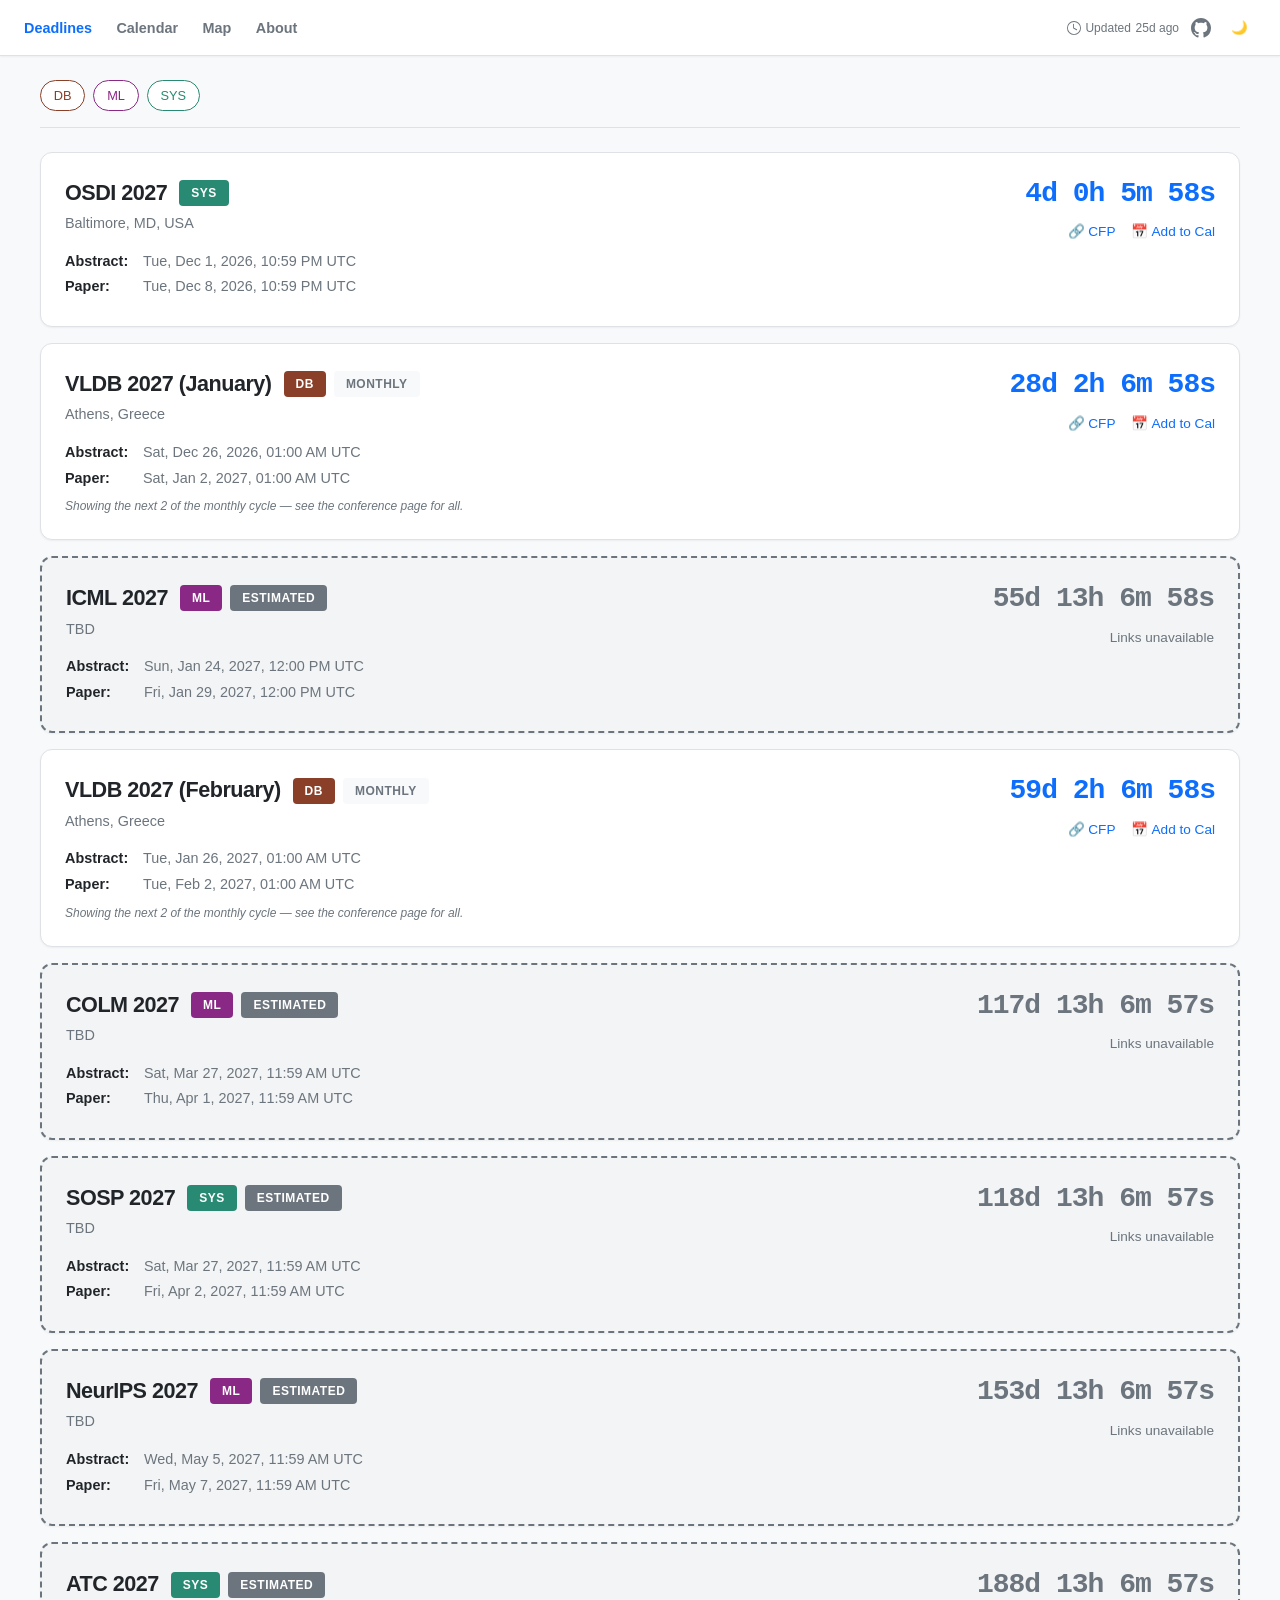
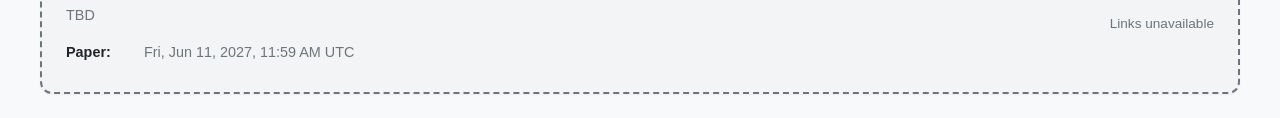
<file: index.html>
<!DOCTYPE html><html lang="en"><head><meta charset="UTF-8"><meta name="viewport" content="width=device-width,initial-scale=1"><title>Conference Deadlines</title><link rel="stylesheet" href="style.css"><script type="module" src="https://static.cloudflareinsights.com/beacon.min.js" data-cf-beacon='{"token": "d9caadca24dc49bcbfb4ab2f769897ec"}'></script></head><body><header><nav><a href="index.html" class="active"><svg class="nav-icon" width="16" height="16" viewBox="0 0 16 16" fill="currentColor"><path d="M8 3.5a.5.5 0 0 0-1 0V8a.5.5 0 0 0 .252.434l3.5 2a.5.5 0 1 0 .496-.868L8 7.71V3.5z"/><path d="M8 16A8 8 0 1 0 8 0a8 8 0 0 0 0 16zm7-8A7 7 0 1 1 1 8a7 7 0 0 1 14 0z"/></svg><span class="nav-label">Deadlines</span></a> <a href="calendar.html"><svg class="nav-icon" width="16" height="16" viewBox="0 0 16 16" fill="currentColor"><path d="M3.5 0a.5.5 0 0 1 .5.5V1h8V.5a.5.5 0 0 1 1 0V1h1a2 2 0 0 1 2 2v11a2 2 0 0 1-2 2H2a2 2 0 0 1-2-2V3a2 2 0 0 1 2-2h1V.5a.5.5 0 0 1 .5-.5zM2 2a1 1 0 0 0-1 1v1h14V3a1 1 0 0 0-1-1H2zm13 3H1v9a1 1 0 0 0 1 1h12a1 1 0 0 0 1-1V5z"/></svg><span class="nav-label">Calendar</span></a> <a href="map.html"><svg class="nav-icon" width="16" height="16" viewBox="0 0 16 16" fill="currentColor"><path d="M8 16s6-5.686 6-10A6 6 0 0 0 2 6c0 4.314 6 10 6 10zm0-7a3 3 0 1 1 0-6 3 3 0 0 1 0 6z"/></svg><span class="nav-label">Map</span></a> <a href="about.html"><svg class="nav-icon" width="16" height="16" viewBox="0 0 16 16" fill="currentColor"><path d="M8 16A8 8 0 1 0 8 0a8 8 0 0 0 0 16zm.93-9.412-1 4.705c-.07.34.029.533.304.533.194 0 .487-.07.686-.246l-.088.416c-.287.346-.92.598-1.465.598-.703 0-1.002-.422-.808-1.319l.738-3.468c.064-.293.006-.399-.287-.399l-.451.056.082-.381 2.29-.287zM8 5.5a1 1 0 1 1 0-2 1 1 0 0 1 0 2z"/></svg><span class="nav-label">About</span></a></nav><div class="header-actions"><span id="last-updated" class="last-updated"></span> <a href="https://github.com/tareqmahmood/deadlines" target="_blank" class="github-link" title="GitHub"><svg height="20" width="20" viewBox="0 0 16 16" fill="currentColor"><path d="M8 0C3.58 0 0 3.58 0 8c0 3.54 2.29 6.53 5.47 7.59.4.07.55-.17.55-.38 0-.19-.01-.82-.01-1.49-2.01.37-2.53-.49-2.69-.94-.09-.23-.48-.94-.82-1.13-.28-.15-.68-.52-.01-.53.63-.01 1.08.58 1.23.82.72 1.21 1.87.87 2.33.66.07-.52.28-.87.51-1.07-1.78-.2-3.64-.89-3.64-3.95 0-.87.31-1.59.82-2.15-.08-.2-.36-1.02.08-2.12 0 0 .67-.21 2.2.82.64-.18 1.32-.27 2-.27s1.36.09 2 .27c1.53-1.04 2.2-.82 2.2-.82.44 1.1.16 1.92.08 2.12.51.56.82 1.27.82 2.15 0 3.07-1.87 3.75-3.65 3.95.29.25.54.73.54 1.48 0 1.07-.01 1.93-.01 2.2 0 .21.15.46.55.38A8.01 8.01 0 0 0 16 8c0-4.42-3.58-8-8-8z"/></svg> </a><button id="theme-toggle" class="theme-toggle"></button></div></header><main><div id="area-filter" class="area-filter"></div><div id="deadlines-container"><p>Loading deadlines...</p></div></main><script src="script.js"></script><script>initTheme(),loadData()</script></body></html>
</file>
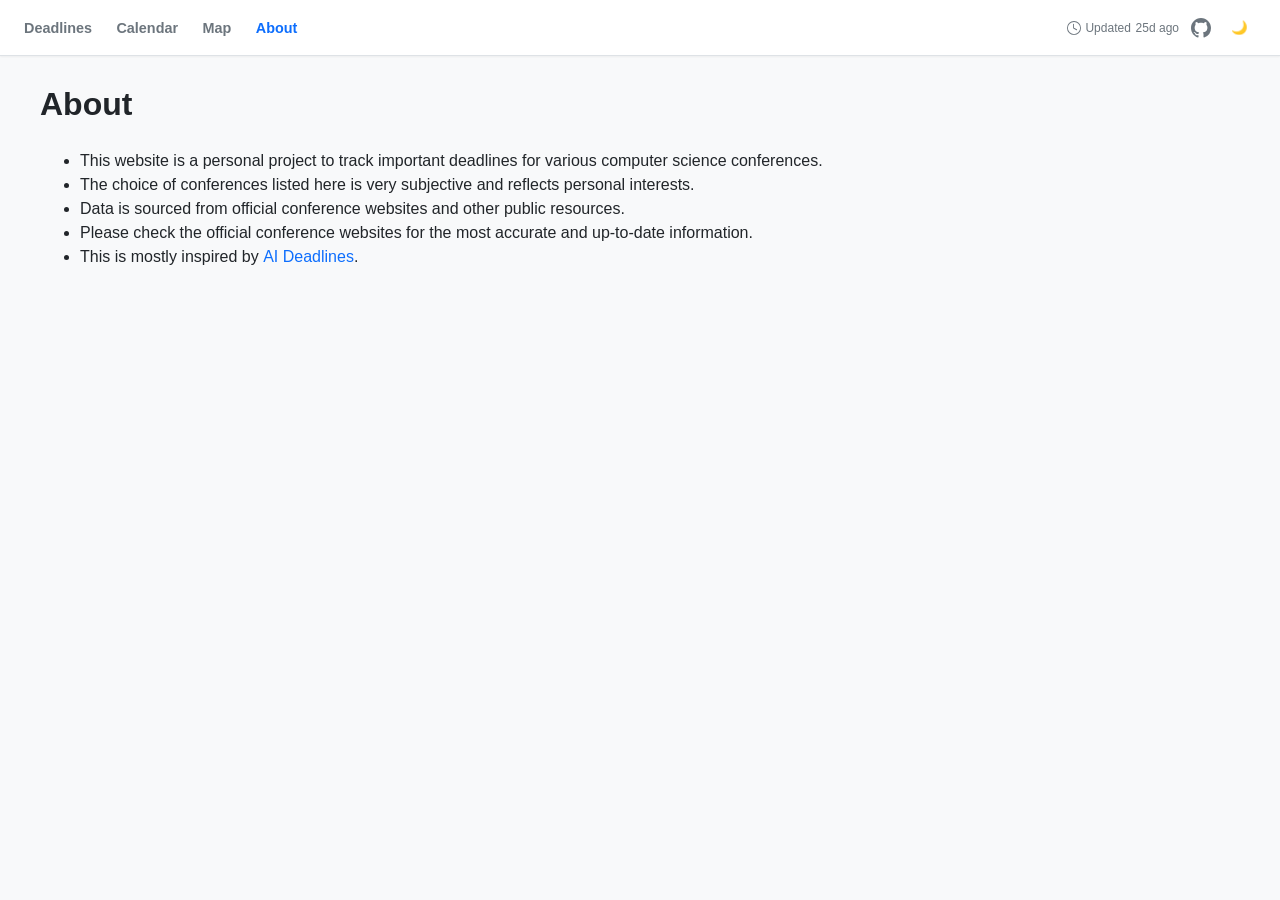
<file: about.html>
<!DOCTYPE html><html lang="en"><head><meta charset="UTF-8"><meta name="viewport" content="width=device-width,initial-scale=1"><title>About - Conference Deadlines</title><link rel="stylesheet" href="style.css"><script type="module" src="https://static.cloudflareinsights.com/beacon.min.js" data-cf-beacon='{"token": "d9caadca24dc49bcbfb4ab2f769897ec"}'></script></head><body><header><nav><a href="index.html"><svg class="nav-icon" width="16" height="16" viewBox="0 0 16 16" fill="currentColor"><path d="M8 3.5a.5.5 0 0 0-1 0V8a.5.5 0 0 0 .252.434l3.5 2a.5.5 0 1 0 .496-.868L8 7.71V3.5z"/><path d="M8 16A8 8 0 1 0 8 0a8 8 0 0 0 0 16zm7-8A7 7 0 1 1 1 8a7 7 0 0 1 14 0z"/></svg><span class="nav-label">Deadlines</span></a> <a href="calendar.html"><svg class="nav-icon" width="16" height="16" viewBox="0 0 16 16" fill="currentColor"><path d="M3.5 0a.5.5 0 0 1 .5.5V1h8V.5a.5.5 0 0 1 1 0V1h1a2 2 0 0 1 2 2v11a2 2 0 0 1-2 2H2a2 2 0 0 1-2-2V3a2 2 0 0 1 2-2h1V.5a.5.5 0 0 1 .5-.5zM2 2a1 1 0 0 0-1 1v1h14V3a1 1 0 0 0-1-1H2zm13 3H1v9a1 1 0 0 0 1 1h12a1 1 0 0 0 1-1V5z"/></svg><span class="nav-label">Calendar</span></a> <a href="map.html"><svg class="nav-icon" width="16" height="16" viewBox="0 0 16 16" fill="currentColor"><path d="M8 16s6-5.686 6-10A6 6 0 0 0 2 6c0 4.314 6 10 6 10zm0-7a3 3 0 1 1 0-6 3 3 0 0 1 0 6z"/></svg><span class="nav-label">Map</span></a> <a href="about.html" class="active"><svg class="nav-icon" width="16" height="16" viewBox="0 0 16 16" fill="currentColor"><path d="M8 16A8 8 0 1 0 8 0a8 8 0 0 0 0 16zm.93-9.412-1 4.705c-.07.34.029.533.304.533.194 0 .487-.07.686-.246l-.088.416c-.287.346-.92.598-1.465.598-.703 0-1.002-.422-.808-1.319l.738-3.468c.064-.293.006-.399-.287-.399l-.451.056.082-.381 2.29-.287zM8 5.5a1 1 0 1 1 0-2 1 1 0 0 1 0 2z"/></svg><span class="nav-label">About</span></a></nav><div class="header-actions"><span id="last-updated" class="last-updated"></span> <a href="https://github.com/tareqmahmood/deadlines" target="_blank" class="github-link" title="GitHub"><svg height="20" width="20" viewBox="0 0 16 16" fill="currentColor"><path d="M8 0C3.58 0 0 3.58 0 8c0 3.54 2.29 6.53 5.47 7.59.4.07.55-.17.55-.38 0-.19-.01-.82-.01-1.49-2.01.37-2.53-.49-2.69-.94-.09-.23-.48-.94-.82-1.13-.28-.15-.68-.52-.01-.53.63-.01 1.08.58 1.23.82.72 1.21 1.87.87 2.33.66.07-.52.28-.87.51-1.07-1.78-.2-3.64-.89-3.64-3.95 0-.87.31-1.59.82-2.15-.08-.2-.36-1.02.08-2.12 0 0 .67-.21 2.2.82.64-.18 1.32-.27 2-.27s1.36.09 2 .27c1.53-1.04 2.2-.82 2.2-.82.44 1.1.16 1.92.08 2.12.51.56.82 1.27.82 2.15 0 3.07-1.87 3.75-3.65 3.95.29.25.54.73.54 1.48 0 1.07-.01 1.93-.01 2.2 0 .21.15.46.55.38A8.01 8.01 0 0 0 16 8c0-4.42-3.58-8-8-8z"/></svg> </a><button id="theme-toggle" class="theme-toggle"></button></div></header><main><h1>About</h1><ul><li>This website is a personal project to track important deadlines for various computer science conferences.</li><li>The choice of conferences listed here is very subjective and reflects personal interests.</li><li>Data is sourced from official conference websites and other public resources.</li><li>Please check the official conference websites for the most accurate and up-to-date information.</li><li>This is mostly inspired by <a href="https://aideadlin.es/">AI Deadlines</a>.</li></ul></main><script src="script.js"></script><script>initTheme(),loadData()</script></body></html>
</file>
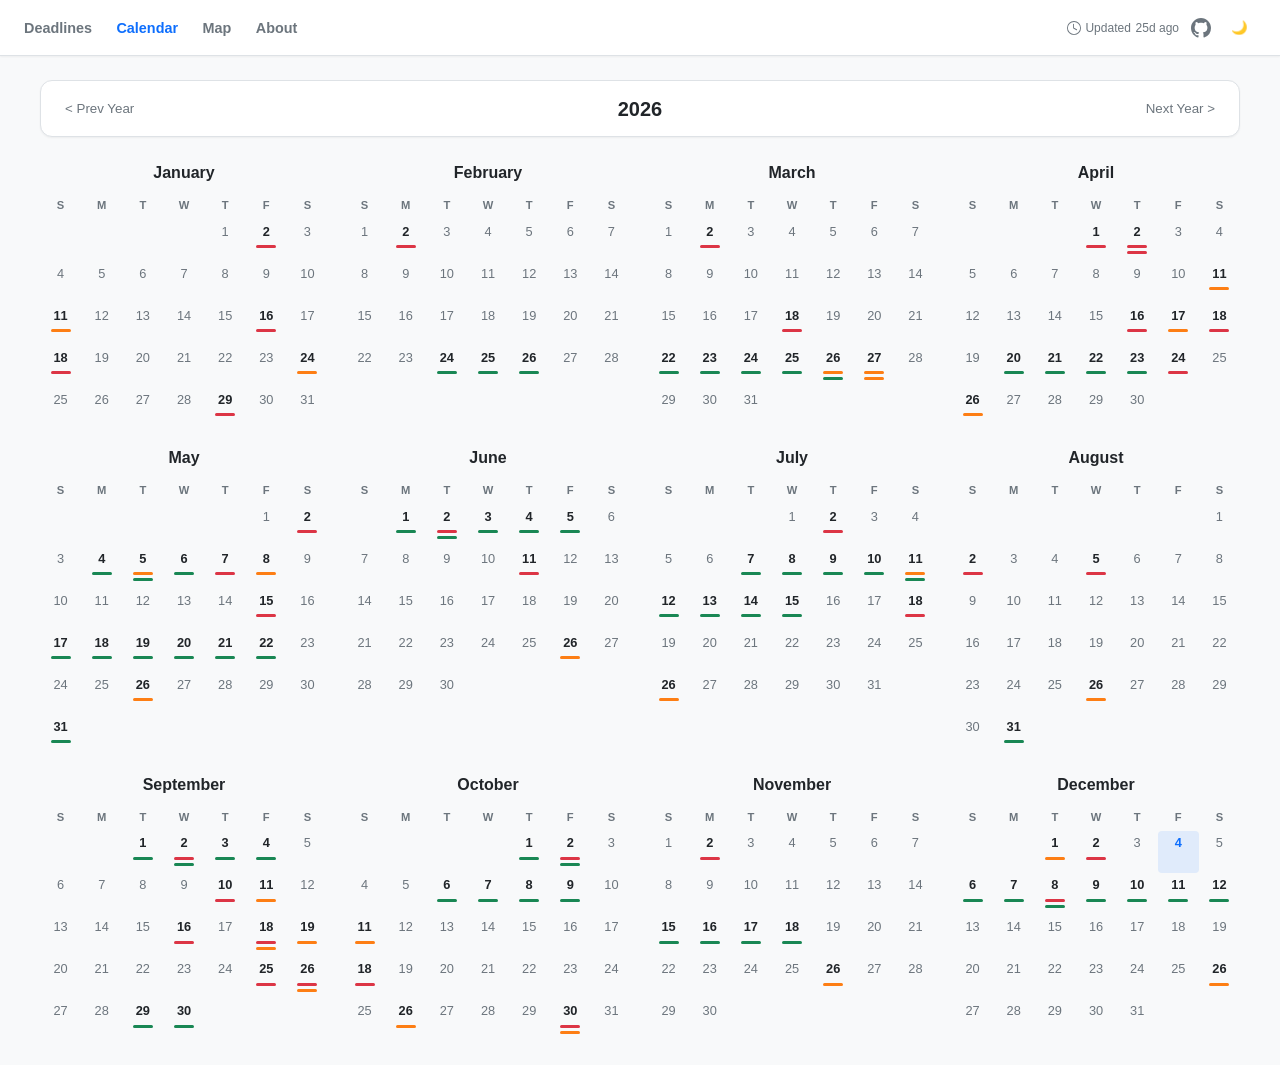
<file: calendar.html>
<!DOCTYPE html><html lang="en"><head><meta charset="UTF-8"><meta name="viewport" content="width=device-width,initial-scale=1"><title>Conference Calendar</title><link rel="stylesheet" href="style.css"><script type="module" src="https://static.cloudflareinsights.com/beacon.min.js" data-cf-beacon='{"token": "d9caadca24dc49bcbfb4ab2f769897ec"}'></script></head><body><header><nav><a href="index.html"><svg class="nav-icon" width="16" height="16" viewBox="0 0 16 16" fill="currentColor"><path d="M8 3.5a.5.5 0 0 0-1 0V8a.5.5 0 0 0 .252.434l3.5 2a.5.5 0 1 0 .496-.868L8 7.71V3.5z"/><path d="M8 16A8 8 0 1 0 8 0a8 8 0 0 0 0 16zm7-8A7 7 0 1 1 1 8a7 7 0 0 1 14 0z"/></svg><span class="nav-label">Deadlines</span></a> <a href="calendar.html" class="active"><svg class="nav-icon" width="16" height="16" viewBox="0 0 16 16" fill="currentColor"><path d="M3.5 0a.5.5 0 0 1 .5.5V1h8V.5a.5.5 0 0 1 1 0V1h1a2 2 0 0 1 2 2v11a2 2 0 0 1-2 2H2a2 2 0 0 1-2-2V3a2 2 0 0 1 2-2h1V.5a.5.5 0 0 1 .5-.5zM2 2a1 1 0 0 0-1 1v1h14V3a1 1 0 0 0-1-1H2zm13 3H1v9a1 1 0 0 0 1 1h12a1 1 0 0 0 1-1V5z"/></svg><span class="nav-label">Calendar</span></a> <a href="map.html"><svg class="nav-icon" width="16" height="16" viewBox="0 0 16 16" fill="currentColor"><path d="M8 16s6-5.686 6-10A6 6 0 0 0 2 6c0 4.314 6 10 6 10zm0-7a3 3 0 1 1 0-6 3 3 0 0 1 0 6z"/></svg><span class="nav-label">Map</span></a> <a href="about.html"><svg class="nav-icon" width="16" height="16" viewBox="0 0 16 16" fill="currentColor"><path d="M8 16A8 8 0 1 0 8 0a8 8 0 0 0 0 16zm.93-9.412-1 4.705c-.07.34.029.533.304.533.194 0 .487-.07.686-.246l-.088.416c-.287.346-.92.598-1.465.598-.703 0-1.002-.422-.808-1.319l.738-3.468c.064-.293.006-.399-.287-.399l-.451.056.082-.381 2.29-.287zM8 5.5a1 1 0 1 1 0-2 1 1 0 0 1 0 2z"/></svg><span class="nav-label">About</span></a></nav><div class="header-actions"><span id="last-updated" class="last-updated"></span> <a href="https://github.com/tareqmahmood/deadlines" target="_blank" class="github-link" title="GitHub"><svg height="20" width="20" viewBox="0 0 16 16" fill="currentColor"><path d="M8 0C3.58 0 0 3.58 0 8c0 3.54 2.29 6.53 5.47 7.59.4.07.55-.17.55-.38 0-.19-.01-.82-.01-1.49-2.01.37-2.53-.49-2.69-.94-.09-.23-.48-.94-.82-1.13-.28-.15-.68-.52-.01-.53.63-.01 1.08.58 1.23.82.72 1.21 1.87.87 2.33.66.07-.52.28-.87.51-1.07-1.78-.2-3.64-.89-3.64-3.95 0-.87.31-1.59.82-2.15-.08-.2-.36-1.02.08-2.12 0 0 .67-.21 2.2.82.64-.18 1.32-.27 2-.27s1.36.09 2 .27c1.53-1.04 2.2-.82 2.2-.82.44 1.1.16 1.92.08 2.12.51.56.82 1.27.82 2.15 0 3.07-1.87 3.75-3.65 3.95.29.25.54.73.54 1.48 0 1.07-.01 1.93-.01 2.2 0 .21.15.46.55.38A8.01 8.01 0 0 0 16 8c0-4.42-3.58-8-8-8z"/></svg> </a><button id="theme-toggle" class="theme-toggle"></button></div></header><main><div class="calendar-controls"><button id="prev-year" class="theme-toggle">&lt; Prev Year</button><h2 id="year-label" style="margin:0"></h2><button id="next-year" class="theme-toggle">Next Year &gt;</button></div><div id="calendar-grid-container" class="year-grid"></div></main><script src="script.js"></script><script>initTheme(),loadData()</script></body></html>
</file>
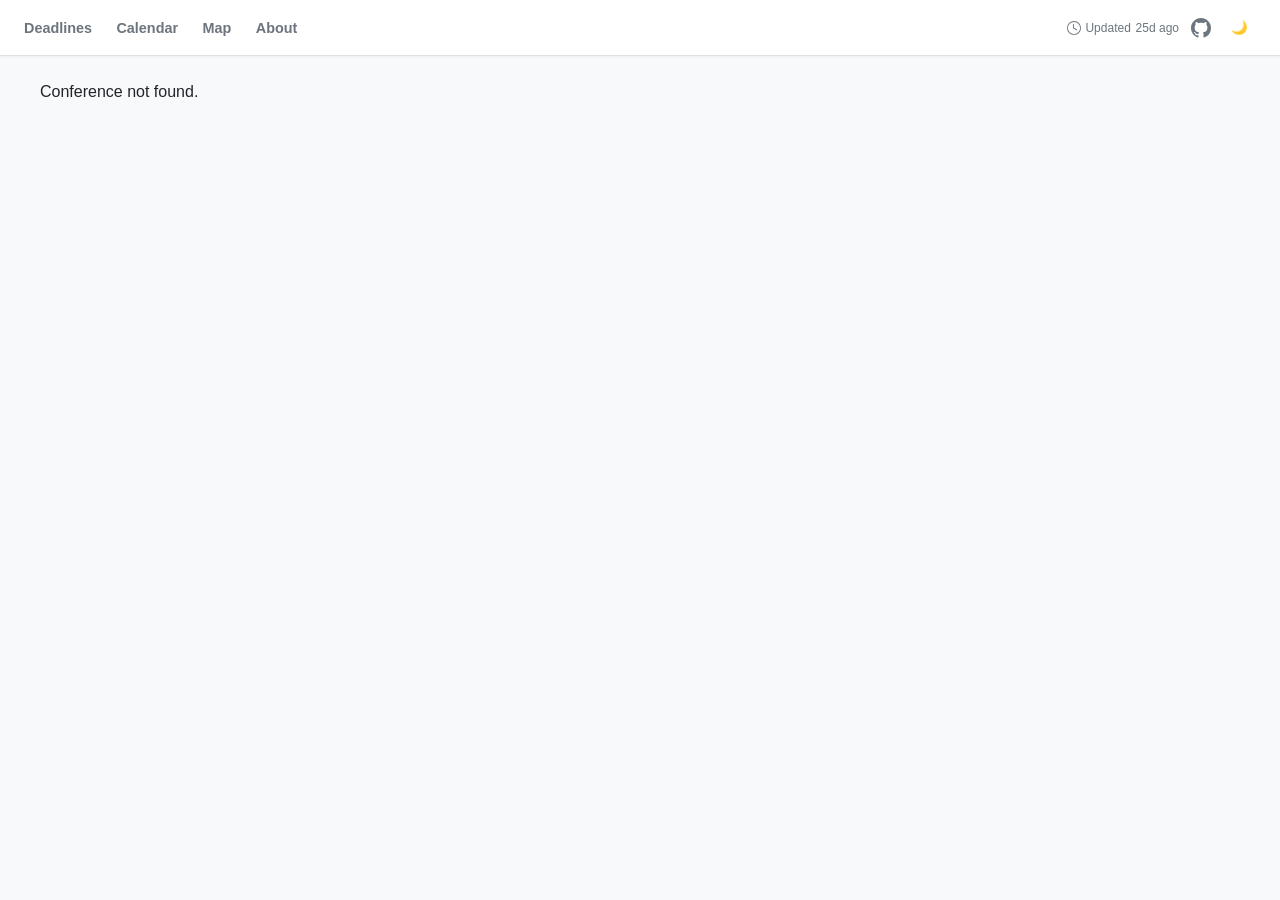
<file: conference.html>
<!DOCTYPE html><html lang="en"><head><meta charset="UTF-8"><meta name="viewport" content="width=device-width,initial-scale=1"><title>Conference Details</title><link rel="stylesheet" href="style.css"><script type="module" src="https://static.cloudflareinsights.com/beacon.min.js" data-cf-beacon='{"token": "d9caadca24dc49bcbfb4ab2f769897ec"}'></script></head><body><header><nav><a href="index.html"><svg class="nav-icon" width="16" height="16" viewBox="0 0 16 16" fill="currentColor"><path d="M8 3.5a.5.5 0 0 0-1 0V8a.5.5 0 0 0 .252.434l3.5 2a.5.5 0 1 0 .496-.868L8 7.71V3.5z"/><path d="M8 16A8 8 0 1 0 8 0a8 8 0 0 0 0 16zm7-8A7 7 0 1 1 1 8a7 7 0 0 1 14 0z"/></svg><span class="nav-label">Deadlines</span></a> <a href="calendar.html"><svg class="nav-icon" width="16" height="16" viewBox="0 0 16 16" fill="currentColor"><path d="M3.5 0a.5.5 0 0 1 .5.5V1h8V.5a.5.5 0 0 1 1 0V1h1a2 2 0 0 1 2 2v11a2 2 0 0 1-2 2H2a2 2 0 0 1-2-2V3a2 2 0 0 1 2-2h1V.5a.5.5 0 0 1 .5-.5zM2 2a1 1 0 0 0-1 1v1h14V3a1 1 0 0 0-1-1H2zm13 3H1v9a1 1 0 0 0 1 1h12a1 1 0 0 0 1-1V5z"/></svg><span class="nav-label">Calendar</span></a> <a href="map.html"><svg class="nav-icon" width="16" height="16" viewBox="0 0 16 16" fill="currentColor"><path d="M8 16s6-5.686 6-10A6 6 0 0 0 2 6c0 4.314 6 10 6 10zm0-7a3 3 0 1 1 0-6 3 3 0 0 1 0 6z"/></svg><span class="nav-label">Map</span></a> <a href="about.html"><svg class="nav-icon" width="16" height="16" viewBox="0 0 16 16" fill="currentColor"><path d="M8 16A8 8 0 1 0 8 0a8 8 0 0 0 0 16zm.93-9.412-1 4.705c-.07.34.029.533.304.533.194 0 .487-.07.686-.246l-.088.416c-.287.346-.92.598-1.465.598-.703 0-1.002-.422-.808-1.319l.738-3.468c.064-.293.006-.399-.287-.399l-.451.056.082-.381 2.29-.287zM8 5.5a1 1 0 1 1 0-2 1 1 0 0 1 0 2z"/></svg><span class="nav-label">About</span></a></nav><div class="header-actions"><span id="last-updated" class="last-updated"></span> <a href="https://github.com/tareqmahmood/deadlines" target="_blank" class="github-link" title="GitHub"><svg height="20" width="20" viewBox="0 0 16 16" fill="currentColor"><path d="M8 0C3.58 0 0 3.58 0 8c0 3.54 2.29 6.53 5.47 7.59.4.07.55-.17.55-.38 0-.19-.01-.82-.01-1.49-2.01.37-2.53-.49-2.69-.94-.09-.23-.48-.94-.82-1.13-.28-.15-.68-.52-.01-.53.63-.01 1.08.58 1.23.82.72 1.21 1.87.87 2.33.66.07-.52.28-.87.51-1.07-1.78-.2-3.64-.89-3.64-3.95 0-.87.31-1.59.82-2.15-.08-.2-.36-1.02.08-2.12 0 0 .67-.21 2.2.82.64-.18 1.32-.27 2-.27s1.36.09 2 .27c1.53-1.04 2.2-.82 2.2-.82.44 1.1.16 1.92.08 2.12.51.56.82 1.27.82 2.15 0 3.07-1.87 3.75-3.65 3.95.29.25.54.73.54 1.48 0 1.07-.01 1.93-.01 2.2 0 .21.15.46.55.38A8.01 8.01 0 0 0 16 8c0-4.42-3.58-8-8-8z"/></svg> </a><button id="theme-toggle" class="theme-toggle"></button></div></header><main id="conference-container"><p>Loading conference details...</p></main><script src="script.js"></script><script>initTheme(),loadData()</script></body></html>
</file>
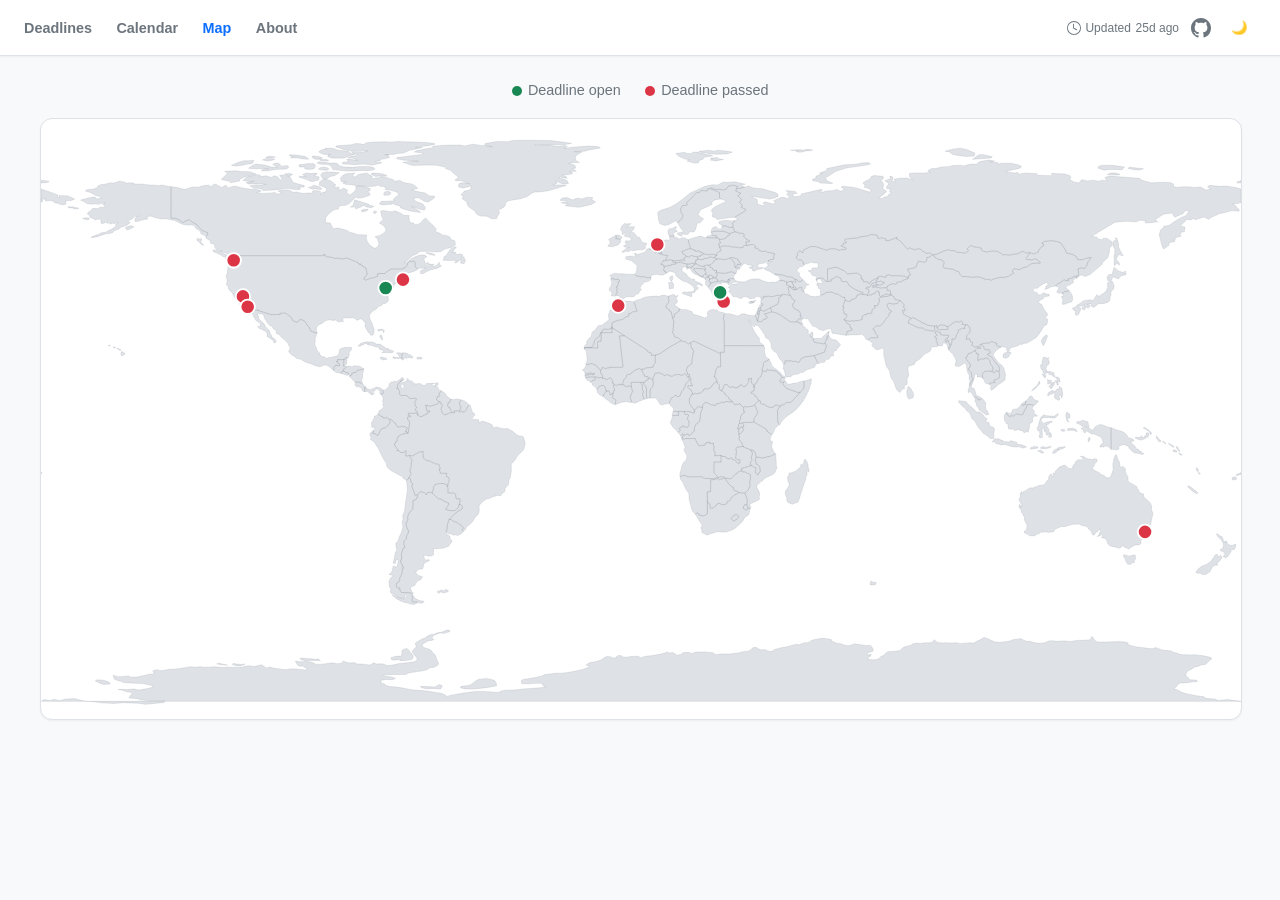
<file: map.html>
<!DOCTYPE html><html lang="en"><head><meta charset="UTF-8"><meta name="viewport" content="width=device-width,initial-scale=1"><title>Conference Map</title><link rel="stylesheet" href="style.css"><script type="module" src="https://static.cloudflareinsights.com/beacon.min.js" data-cf-beacon='{"token": "d9caadca24dc49bcbfb4ab2f769897ec"}'></script></head><body><header><nav><a href="index.html"><svg class="nav-icon" width="16" height="16" viewBox="0 0 16 16" fill="currentColor"><path d="M8 3.5a.5.5 0 0 0-1 0V8a.5.5 0 0 0 .252.434l3.5 2a.5.5 0 1 0 .496-.868L8 7.71V3.5z"/><path d="M8 16A8 8 0 1 0 8 0a8 8 0 0 0 0 16zm7-8A7 7 0 1 1 1 8a7 7 0 0 1 14 0z"/></svg><span class="nav-label">Deadlines</span></a> <a href="calendar.html"><svg class="nav-icon" width="16" height="16" viewBox="0 0 16 16" fill="currentColor"><path d="M3.5 0a.5.5 0 0 1 .5.5V1h8V.5a.5.5 0 0 1 1 0V1h1a2 2 0 0 1 2 2v11a2 2 0 0 1-2 2H2a2 2 0 0 1-2-2V3a2 2 0 0 1 2-2h1V.5a.5.5 0 0 1 .5-.5zM2 2a1 1 0 0 0-1 1v1h14V3a1 1 0 0 0-1-1H2zm13 3H1v9a1 1 0 0 0 1 1h12a1 1 0 0 0 1-1V5z"/></svg><span class="nav-label">Calendar</span></a> <a href="map.html" class="active"><svg class="nav-icon" width="16" height="16" viewBox="0 0 16 16" fill="currentColor"><path d="M8 16s6-5.686 6-10A6 6 0 0 0 2 6c0 4.314 6 10 6 10zm0-7a3 3 0 1 1 0-6 3 3 0 0 1 0 6z"/></svg><span class="nav-label">Map</span></a> <a href="about.html"><svg class="nav-icon" width="16" height="16" viewBox="0 0 16 16" fill="currentColor"><path d="M8 16A8 8 0 1 0 8 0a8 8 0 0 0 0 16zm.93-9.412-1 4.705c-.07.34.029.533.304.533.194 0 .487-.07.686-.246l-.088.416c-.287.346-.92.598-1.465.598-.703 0-1.002-.422-.808-1.319l.738-3.468c.064-.293.006-.399-.287-.399l-.451.056.082-.381 2.29-.287zM8 5.5a1 1 0 1 1 0-2 1 1 0 0 1 0 2z"/></svg><span class="nav-label">About</span></a></nav><div class="header-actions"><span id="last-updated" class="last-updated"></span> <a href="https://github.com/tareqmahmood/deadlines" target="_blank" class="github-link" title="GitHub"><svg height="20" width="20" viewBox="0 0 16 16" fill="currentColor"><path d="M8 0C3.58 0 0 3.58 0 8c0 3.54 2.29 6.53 5.47 7.59.4.07.55-.17.55-.38 0-.19-.01-.82-.01-1.49-2.01.37-2.53-.49-2.69-.94-.09-.23-.48-.94-.82-1.13-.28-.15-.68-.52-.01-.53.63-.01 1.08.58 1.23.82.72 1.21 1.87.87 2.33.66.07-.52.28-.87.51-1.07-1.78-.2-3.64-.89-3.64-3.95 0-.87.31-1.59.82-2.15-.08-.2-.36-1.02.08-2.12 0 0 .67-.21 2.2.82.64-.18 1.32-.27 2-.27s1.36.09 2 .27c1.53-1.04 2.2-.82 2.2-.82.44 1.1.16 1.92.08 2.12.51.56.82 1.27.82 2.15 0 3.07-1.87 3.75-3.65 3.95.29.25.54.73.54 1.48 0 1.07-.01 1.93-.01 2.2 0 .21.15.46.55.38A8.01 8.01 0 0 0 16 8c0-4.42-3.58-8-8-8z"/></svg> </a><button id="theme-toggle" class="theme-toggle"></button></div></header><main><div class="map-legend"><span class="map-legend-item"><span class="map-dot upcoming"></span> Deadline open</span> <span class="map-legend-item"><span class="map-dot passed"></span> Deadline passed</span></div><div id="map-container" class="map-container"><svg id="world-map" viewBox="0 0 1000 500" preserveAspectRatio="xMidYMid meet" xmlns="http://www.w3.org/2000/svg"><rect class="map-ocean" x="0" y="0" width="1000" height="500"></rect><path id="world-land" class="map-land" d=""></path><g id="map-pins"></g></svg></div><div id="map-tooltip" class="map-tooltip"></div></main><script src="world-map.js"></script><script src="script.js"></script><script>initTheme(),loadData()</script></body></html>
</file>
<file: style.css>
:root{--bg-color:#f8f9fa;--text-color:#212529;--card-bg:#ffffff;--accent-color:#0d6efd;--secondary-text:#6c757d;--border-color:#dee2e6;--paper-color:#dc3545;--abstract-color:#fd7e14;--conf-color:#198754;--shadow-sm:0 1px 2px rgba(0,0,0,0.05);--shadow-md:0 4px 6px rgba(0,0,0,0.05);--radius-sm:6px;--radius-md:12px}[data-theme=dark]{--bg-color:#121212;--text-color:#e9ecef;--card-bg:#1e1e1e;--accent-color:#6ea8fe;--secondary-text:#adb5bd;--border-color:#343a40;--paper-color:#ff6b6b;--abstract-color:#ffc107;--conf-color:#20c997;--shadow-sm:0 1px 2px rgba(0,0,0,0.3);--shadow-md:0 4px 6px rgba(0,0,0,0.3)}body{font-family:Inter,-apple-system,BlinkMacSystemFont,"Segoe UI",Roboto,Helvetica,Arial,sans-serif;background-color:var(--bg-color);color:var(--text-color);margin:0;padding:0;transition:background-color .3s,color .3s;line-height:1.5;-webkit-font-smoothing:antialiased}header{padding:.75rem 1.5rem;background-color:var(--card-bg);border-bottom:1px solid var(--border-color);display:flex;justify-content:space-between;align-items:center;position:sticky;top:0;z-index:100;box-shadow:var(--shadow-sm)}nav a{margin-right:1.25rem;text-decoration:none;color:var(--secondary-text);font-weight:600;font-size:.9rem;transition:color .2s;display:inline-flex;align-items:center;gap:.35rem}.nav-icon{display:none}nav a:hover{color:var(--accent-color)}nav a.active{color:var(--accent-color)}.header-actions{display:flex;align-items:center;gap:.75rem}.github-link{color:var(--secondary-text);display:flex;align-items:center;transition:color .2s}.github-link:hover{color:var(--accent-color)}.theme-toggle{background:0 0;border:none;color:var(--secondary-text);padding:.5rem;cursor:pointer;font-weight:500;transition:all .2s}.theme-toggle:hover{color:var(--accent-color)}main{max-width:1200px;margin:1.5rem auto;padding:0 1rem}.area-filter{display:flex;flex-wrap:wrap;gap:.5rem;margin-bottom:1.5rem;padding-bottom:1rem;border-bottom:1px solid var(--border-color)}.filter-tag{font-size:.8rem;background-color:var(--card-bg);border:1px solid var(--area-color,var(--border-color));padding:.3rem .8rem;border-radius:50px;cursor:pointer;transition:all .2s;color:var(--area-color,var(--secondary-text));font-weight:500}.filter-tag:hover{transform:translateY(-1px)}.filter-tag.active{background-color:var(--area-color,var(--accent-color));color:#fff;border-color:var(--area-color,var(--accent-color))}main a:not(.conf-title):not(.filter-tag):not(.tag){color:var(--accent-color);text-decoration:none;position:relative;font-weight:500;transition:color .2s}main a:not(.conf-title):not(.filter-tag):not(.tag)::after{content:'';position:absolute;width:100%;height:1.5px;bottom:-2px;left:0;background-color:var(--accent-color);transform:scaleX(0);transform-origin:bottom right;transition:transform .3s ease}main a:not(.conf-title):not(.filter-tag):not(.tag):hover::after{transform:scaleX(1);transform-origin:bottom left}.deadline-card{background-color:var(--card-bg);padding:1.5rem;border-radius:var(--radius-md);margin-bottom:1rem;border:1px solid var(--border-color);box-shadow:var(--shadow-sm);transition:transform .2s,box-shadow .2s;display:flex;justify-content:space-between;align-items:flex-start;gap:1.5rem}.deadline-card:hover{box-shadow:var(--shadow-md)}.deadline-left{flex:1;min-width:0}.deadline-right{text-align:right;display:flex;flex-direction:column;align-items:flex-end;min-width:220px}.deadline-header{display:flex;align-items:center;gap:.75rem;margin-bottom:.25rem;flex-wrap:wrap}.conf-title{font-size:1.35rem;font-weight:700;text-decoration:none;color:var(--text-color);letter-spacing:-.5px}.conf-title:hover{color:var(--accent-color)}.conf-tags{display:flex;gap:.5rem}.tag{font-size:.75rem;background-color:var(--bg-color);color:var(--secondary-text);padding:.25rem .75rem;border-radius:4px;font-weight:600;text-transform:uppercase;letter-spacing:.5px}.venue{color:var(--secondary-text);font-size:.9rem;margin-bottom:1rem}.timer{font-family:'SF Mono','Roboto Mono',monospace;font-size:1.75rem;font-weight:700;margin-bottom:.5rem;color:var(--accent-color);letter-spacing:-1px;line-height:1.2}.date-item{font-size:.9rem;color:var(--secondary-text);margin-bottom:.25rem;display:flex;gap:.5rem}.date-label{font-weight:600;color:var(--text-color);min-width:70px}.card-links{display:flex;gap:1rem;font-size:.85rem;margin-top:.25rem}.card-links a{text-decoration:none;color:var(--secondary-text);transition:color .2s;display:flex;align-items:center;gap:.25rem;font-weight:500}.card-links a:hover{color:var(--accent-color)}@media (max-width:700px){.deadline-card{flex-direction:column;gap:1rem}.deadline-right{width:100%;align-items:flex-start;text-align:left;border-top:1px solid var(--border-color);padding-top:1rem;min-width:auto}.timer{font-size:1.5rem}}.calendar-controls{display:flex;justify-content:space-between;align-items:center;margin-bottom:1.5rem;background-color:var(--card-bg);padding:.75rem 1rem;border-radius:var(--radius-md);border:1px solid var(--border-color);box-shadow:var(--shadow-sm)}.calendar-controls h2{font-size:1.25rem;font-weight:700}.year-grid{display:grid;grid-template-columns:repeat(4,1fr);gap:1rem}@media (max-width:1000px){.year-grid{grid-template-columns:repeat(2,1fr)}}@media (max-width:600px){.year-grid{grid-template-columns:1fr}}.month-container{padding:0}.month-title{text-align:center;font-weight:700;margin-bottom:.75rem;color:var(--text-color);font-size:1rem}.calendar-grid{display:grid;grid-template-columns:repeat(7,1fr);gap:0}.calendar-day-header{text-align:center;font-weight:600;font-size:.7rem;color:var(--secondary-text);padding-bottom:6px;text-transform:uppercase}.calendar-day{min-height:38px;padding:2px;font-size:.8rem;position:relative;display:flex;flex-direction:column;align-items:center;justify-content:flex-start;color:var(--secondary-text);border-radius:4px;transition:background-color .2s}.calendar-day.has-event{cursor:pointer;font-weight:600;color:var(--text-color)}.calendar-day.has-event:hover{background-color:var(--card-bg);box-shadow:0 0 0 1px var(--border-color);z-index:1}.calendar-day.empty{background-color:transparent}.calendar-day.today{color:var(--accent-color);font-weight:700;background-color:rgba(13,110,253,.1);border-radius:4px}[data-theme=dark] .calendar-day.today{background-color:rgba(110,168,254,.15)}.event-bars{display:flex;flex-direction:column;gap:3px;width:100%;align-items:center;margin-top:4px}.event-bar{width:20px;height:3px;border-radius:2px}.event-bar.paper{background-color:var(--paper-color)}.event-bar.abstract{background-color:var(--abstract-color)}.event-bar.conference{background-color:var(--conf-color)}.calendar-day:hover .event-tooltip{display:block;animation:fadeIn .2s ease-out}@keyframes fadeIn{from{opacity:0;transform:translate(-50%,5px)}to{opacity:1;transform:translate(-50%,0)}}.event-tooltip{display:none;position:absolute;bottom:100%;left:50%;transform:translateX(-50%);background-color:var(--text-color);color:var(--bg-color);padding:.5rem .8rem;border-radius:6px;font-size:.75rem;white-space:nowrap;z-index:100;box-shadow:0 4px 12px rgba(0,0,0,.15);font-weight:500;pointer-events:none}.event-tooltip::after{content:'';position:absolute;top:100%;left:50%;margin-left:-5px;border-width:5px;border-style:solid;border-color:var(--text-color) transparent transparent transparent}.detail-header{margin-bottom:2rem;text-align:center;padding:2rem 0;background-color:var(--card-bg);border-radius:var(--radius-md);border:1px solid var(--border-color);box-shadow:var(--shadow-sm)}.detail-header h1{font-size:2rem;margin:0 0 .75rem 0;letter-spacing:-1px}.detail-header .venue{font-size:1.1rem;margin-bottom:.5rem}.detail-header .dates{color:var(--secondary-text);font-size:1rem}.detail-deadlines{max-width:800px;margin:0 auto}.deadline-item{background-color:var(--card-bg);padding:1.5rem;margin-bottom:1rem;border-radius:var(--radius-md);border:1px solid var(--border-color);border-left:5px solid var(--accent-color);box-shadow:var(--shadow-sm)}.deadline-item h3{margin-top:0;font-size:1.2rem;color:var(--secondary-text);text-transform:uppercase;letter-spacing:1px;font-size:.9rem}.deadline-item.passed{border-left-color:var(--secondary-text);opacity:.6;filter:grayscale(1)}@media (max-width:600px){header{padding:.5rem .75rem}nav a{margin-right:.75rem}.nav-icon{display:block}.nav-label{display:none}.header-actions{gap:.5rem}.last-updated-icon{display:block}.last-updated-label{display:none}main{padding:0 1rem}.timer{font-size:1.8rem}.detail-header h1{font-size:1.8rem}}.modal-overlay{position:fixed;top:0;left:0;width:100%;height:100%;background:rgba(0,0,0,.5);display:flex;justify-content:center;align-items:center;z-index:1000;opacity:0;visibility:hidden;transition:all .2s;backdrop-filter:blur(2px)}.modal-overlay.open{opacity:1;visibility:visible}.modal-content{background:var(--card-bg);padding:1.5rem;border-radius:var(--radius-md);box-shadow:var(--shadow-md);width:90%;max-width:320px;border:1px solid var(--border-color);animation:modalSlideIn .2s ease-out}@keyframes modalSlideIn{from{transform:translateY(10px);opacity:0}to{transform:translateY(0);opacity:1}}.modal-title{font-size:1.1rem;font-weight:700;margin-bottom:1rem;text-align:center;color:var(--text-color)}.modal-list{display:flex;flex-direction:column;gap:.5rem}.modal-item{padding:.75rem;border:1px solid var(--border-color);border-radius:var(--radius-sm);text-decoration:none;color:var(--text-color);font-weight:500;transition:all .2s;text-align:center;display:block;background-color:var(--bg-color)}.modal-item:hover{border-color:var(--accent-color);color:var(--accent-color);transform:translateY(-1px);box-shadow:var(--shadow-sm)}.modal-close{margin-top:1rem;width:100%;padding:.5rem;background:0 0;border:none;color:var(--secondary-text);cursor:pointer;font-size:.85rem;font-weight:500}.modal-close:hover{color:var(--text-color);text-decoration:underline}.deadline-card.estimated{border:2px dashed var(--secondary-text);background-color:rgba(0,0,0,.02)}.tag.area{color:#fff}.tag.estimated{background-color:var(--secondary-text);color:#fff}.monthly-note{margin-top:.5rem;font-size:.75rem;color:var(--secondary-text);font-style:italic}.timer.estimated{color:var(--secondary-text)}.last-updated{font-size:.75rem;color:var(--secondary-text);display:inline-flex;align-items:center;gap:.3rem}.last-updated-icon{display:block}.map-legend{display:flex;gap:1.5rem;justify-content:center;flex-wrap:wrap;margin-bottom:1rem;color:var(--secondary-text);font-size:.9rem}.map-legend-item{display:inline-flex;align-items:center;gap:.4rem}.map-dot{display:inline-block;width:10px;height:10px;border-radius:50%;flex:0 0 auto}.map-dot.upcoming{background:var(--conf-color)}.map-dot.passed{background:var(--paper-color)}.map-container{position:relative;width:100%;background:var(--card-bg);border:1px solid var(--border-color);border-radius:var(--radius-md);box-shadow:var(--shadow-sm);overflow:hidden}#world-map{display:block;width:100%;height:auto}.map-ocean{fill:transparent}.map-land{fill:var(--border-color);stroke:var(--secondary-text);stroke-width:.3;stroke-opacity:0.4}.map-pin{cursor:pointer;stroke:#fff;stroke-width:1.5;transition:r .1s ease}[data-theme=dark] .map-pin{stroke:#1e1e1e}.map-pin.upcoming{fill:var(--conf-color)}.map-pin.passed{fill:var(--paper-color)}.map-pin:hover{r:9}.map-tooltip{display:none;position:absolute;z-index:10;pointer-events:none;background:var(--card-bg);border:1px solid var(--border-color);border-radius:var(--radius-sm);box-shadow:var(--shadow-md);padding:.5rem .7rem;font-size:.85rem;max-width:240px}.map-tt-venue{font-weight:600;margin-bottom:.35rem;color:var(--text-color)}.map-tt-row{display:flex;align-items:center;gap:.4rem;color:var(--secondary-text);line-height:1.5}
</file>
